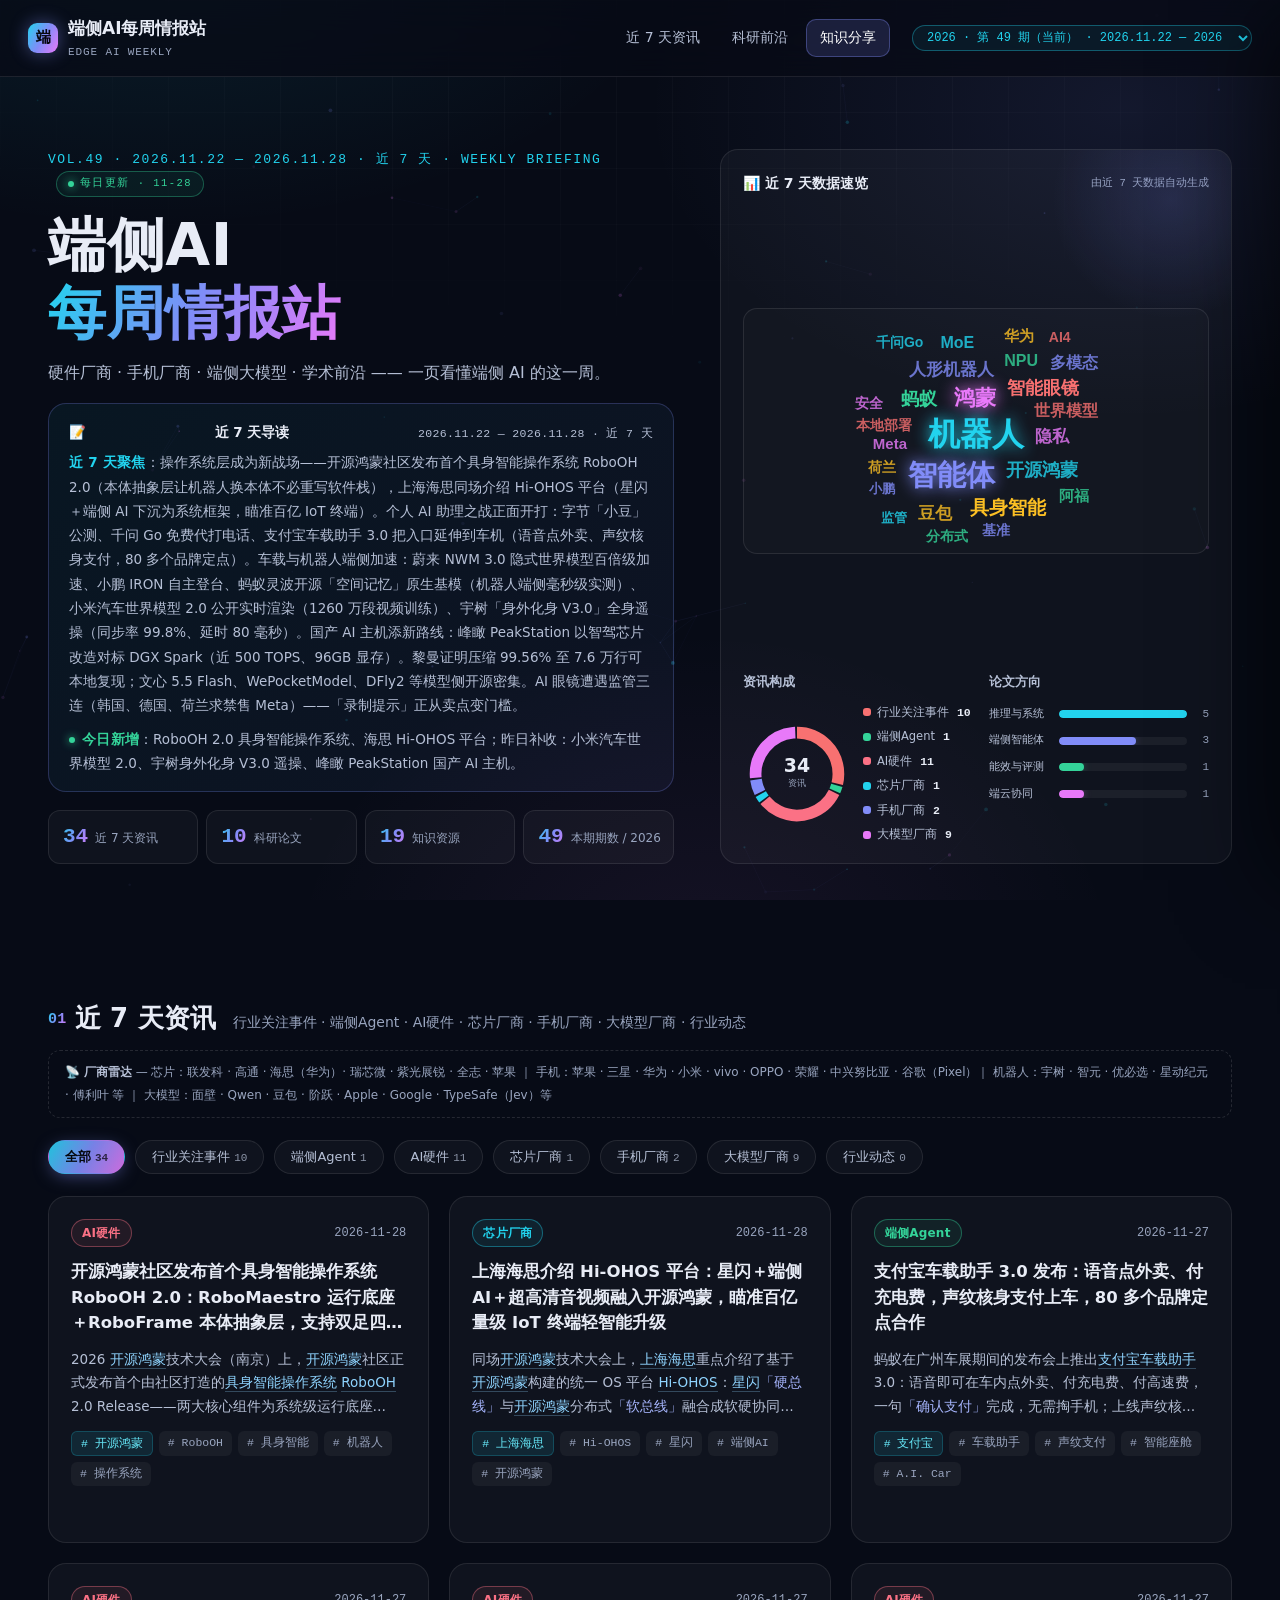
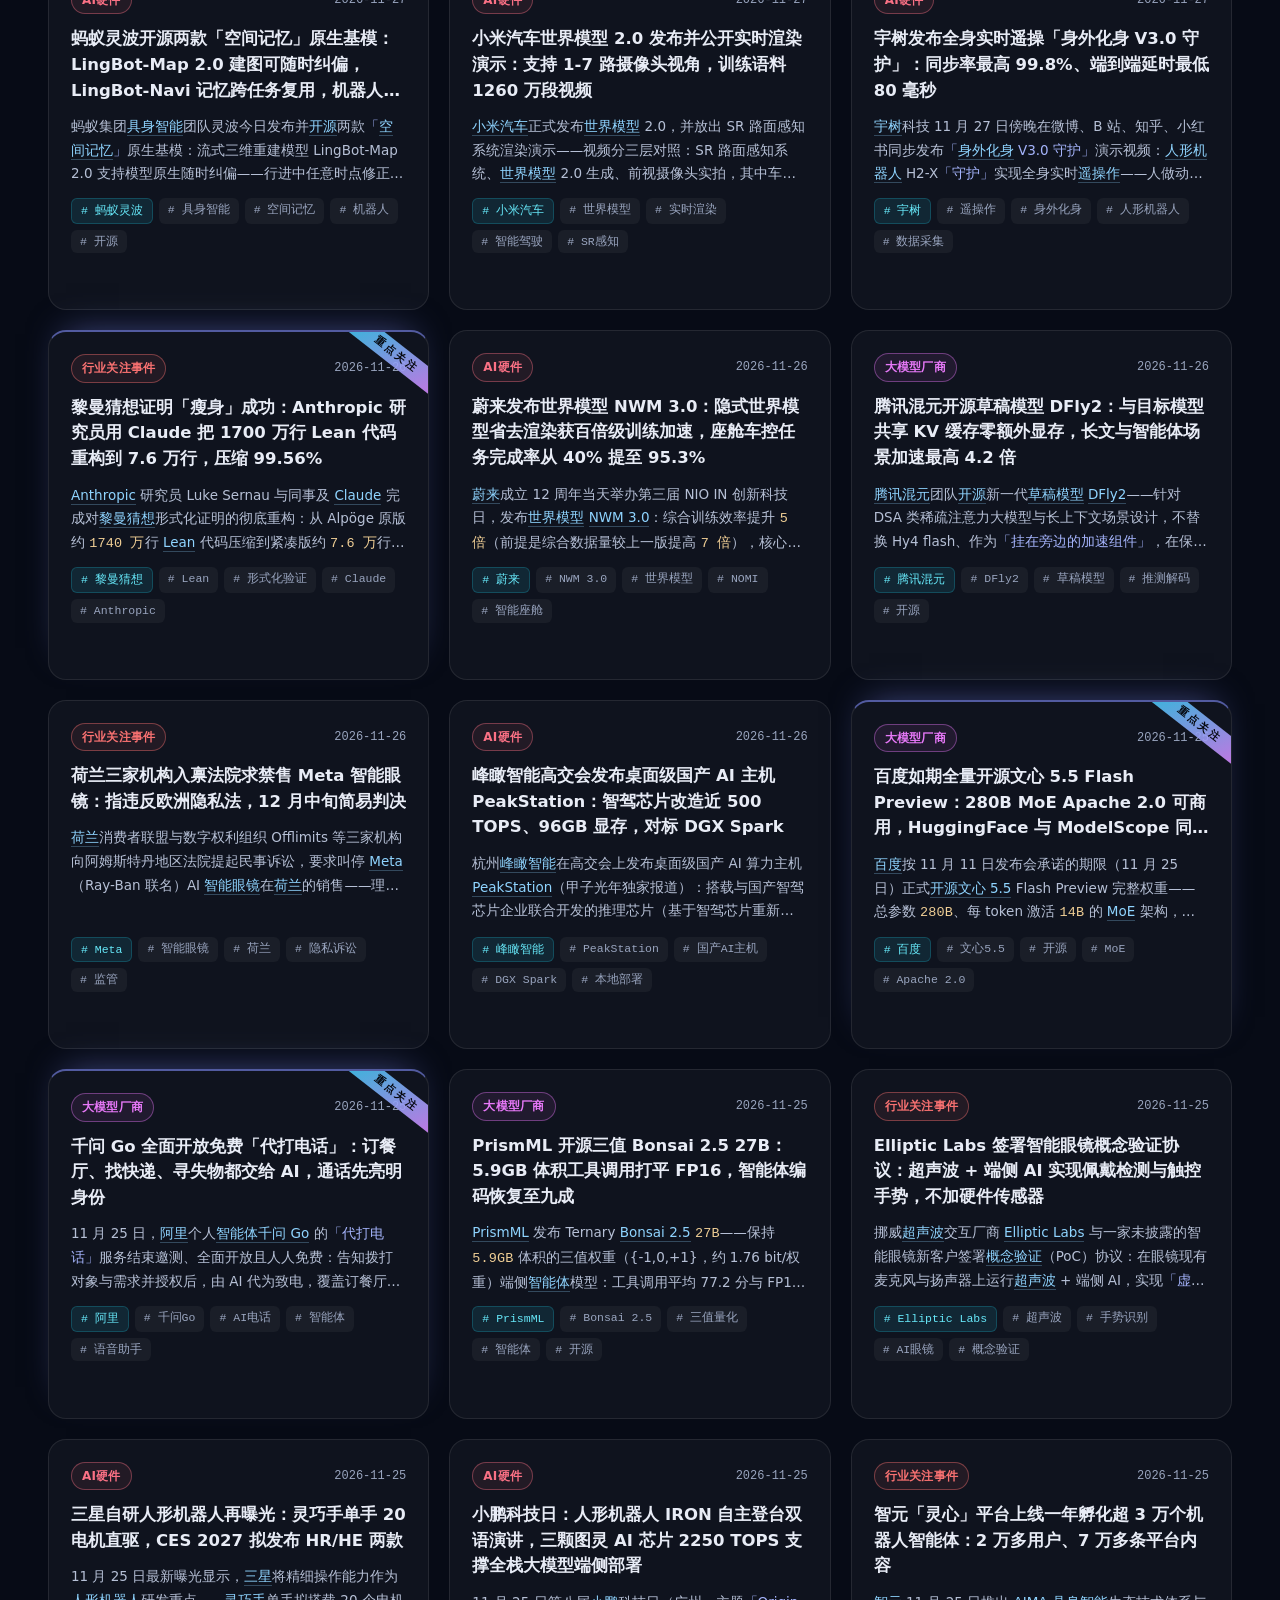
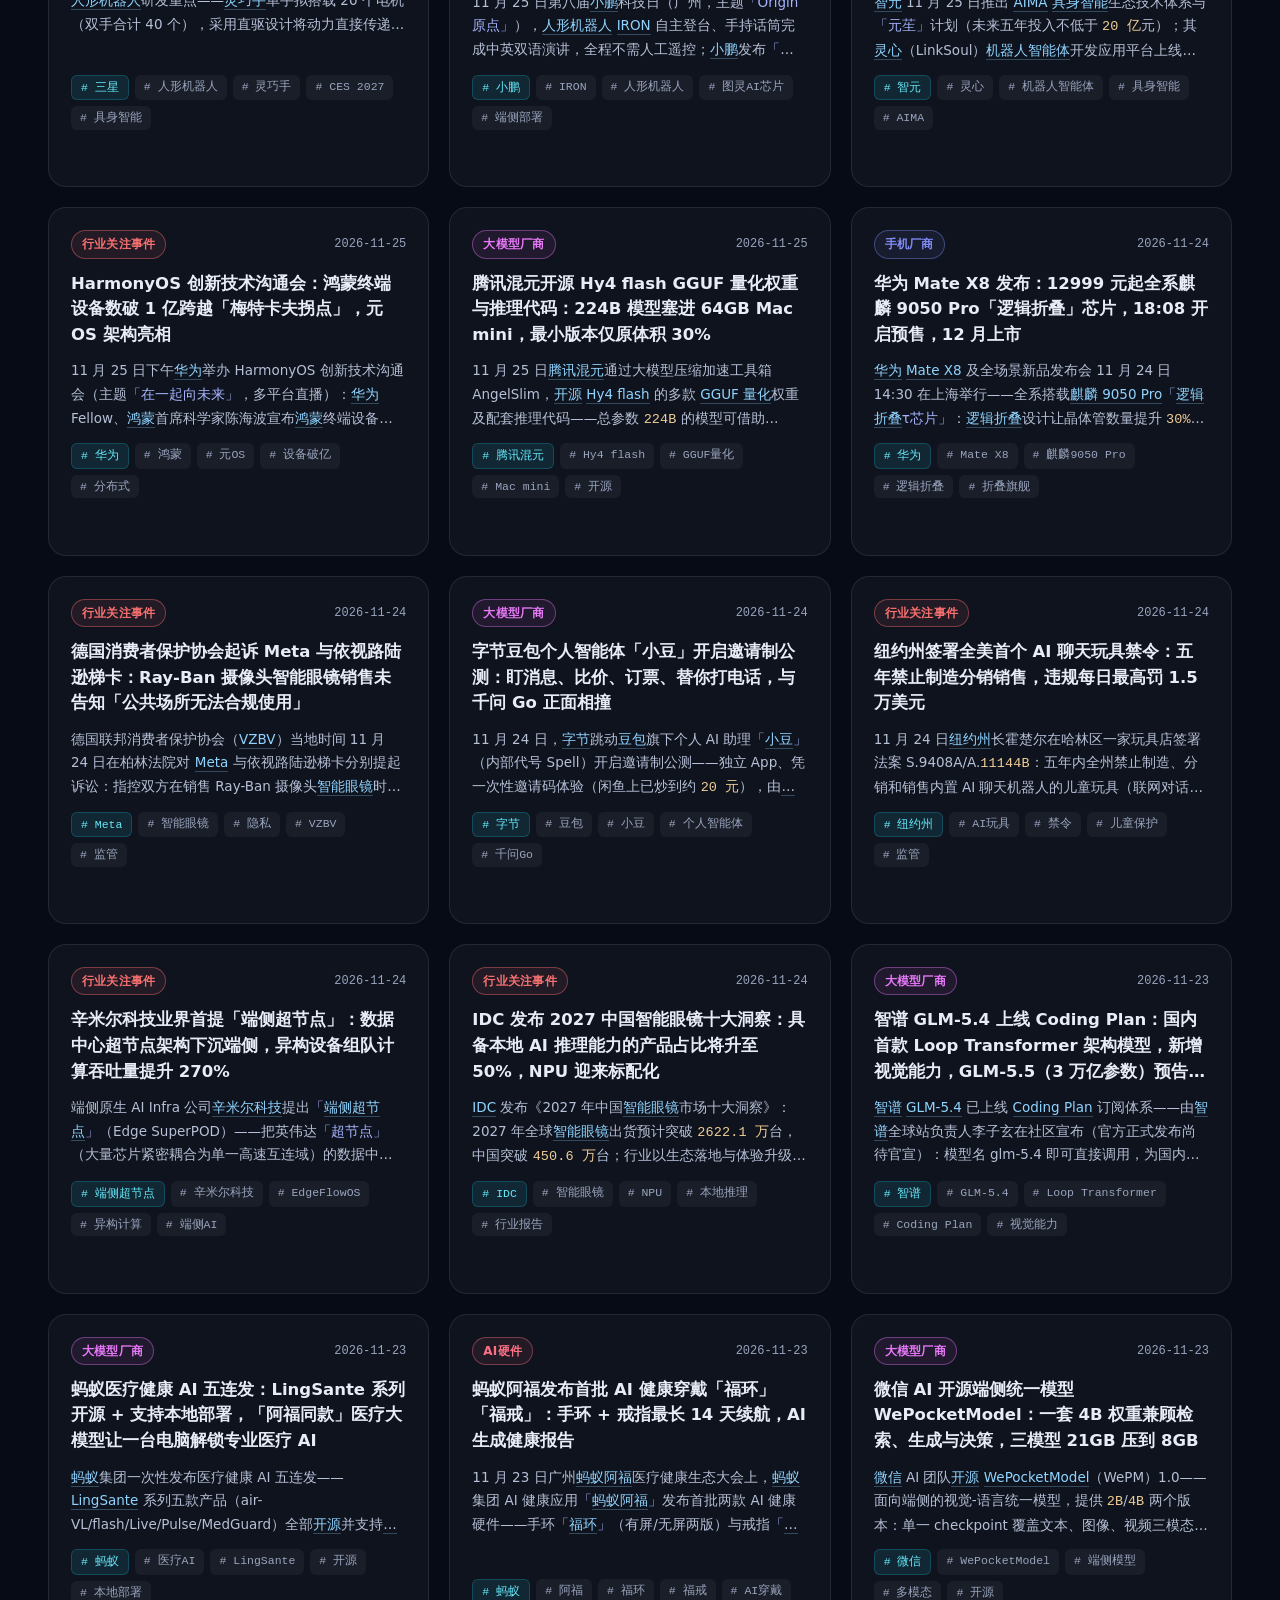
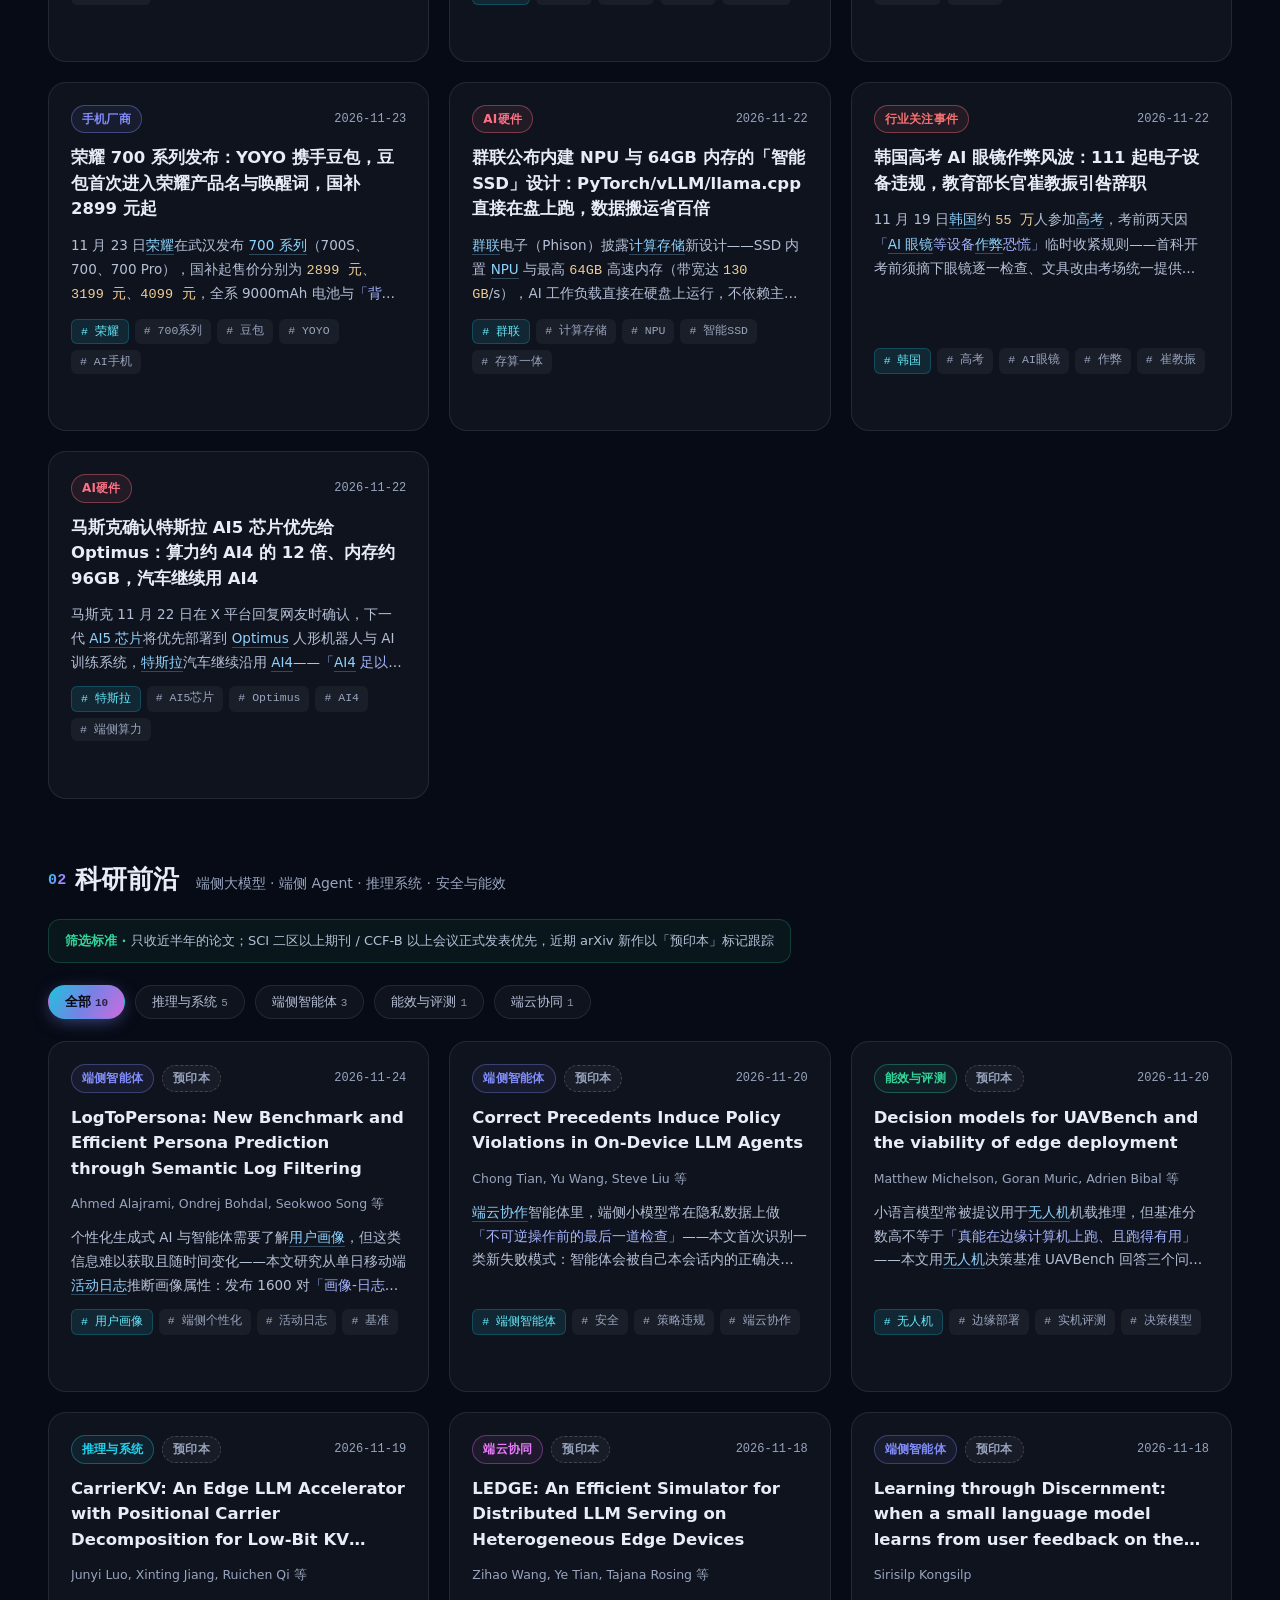
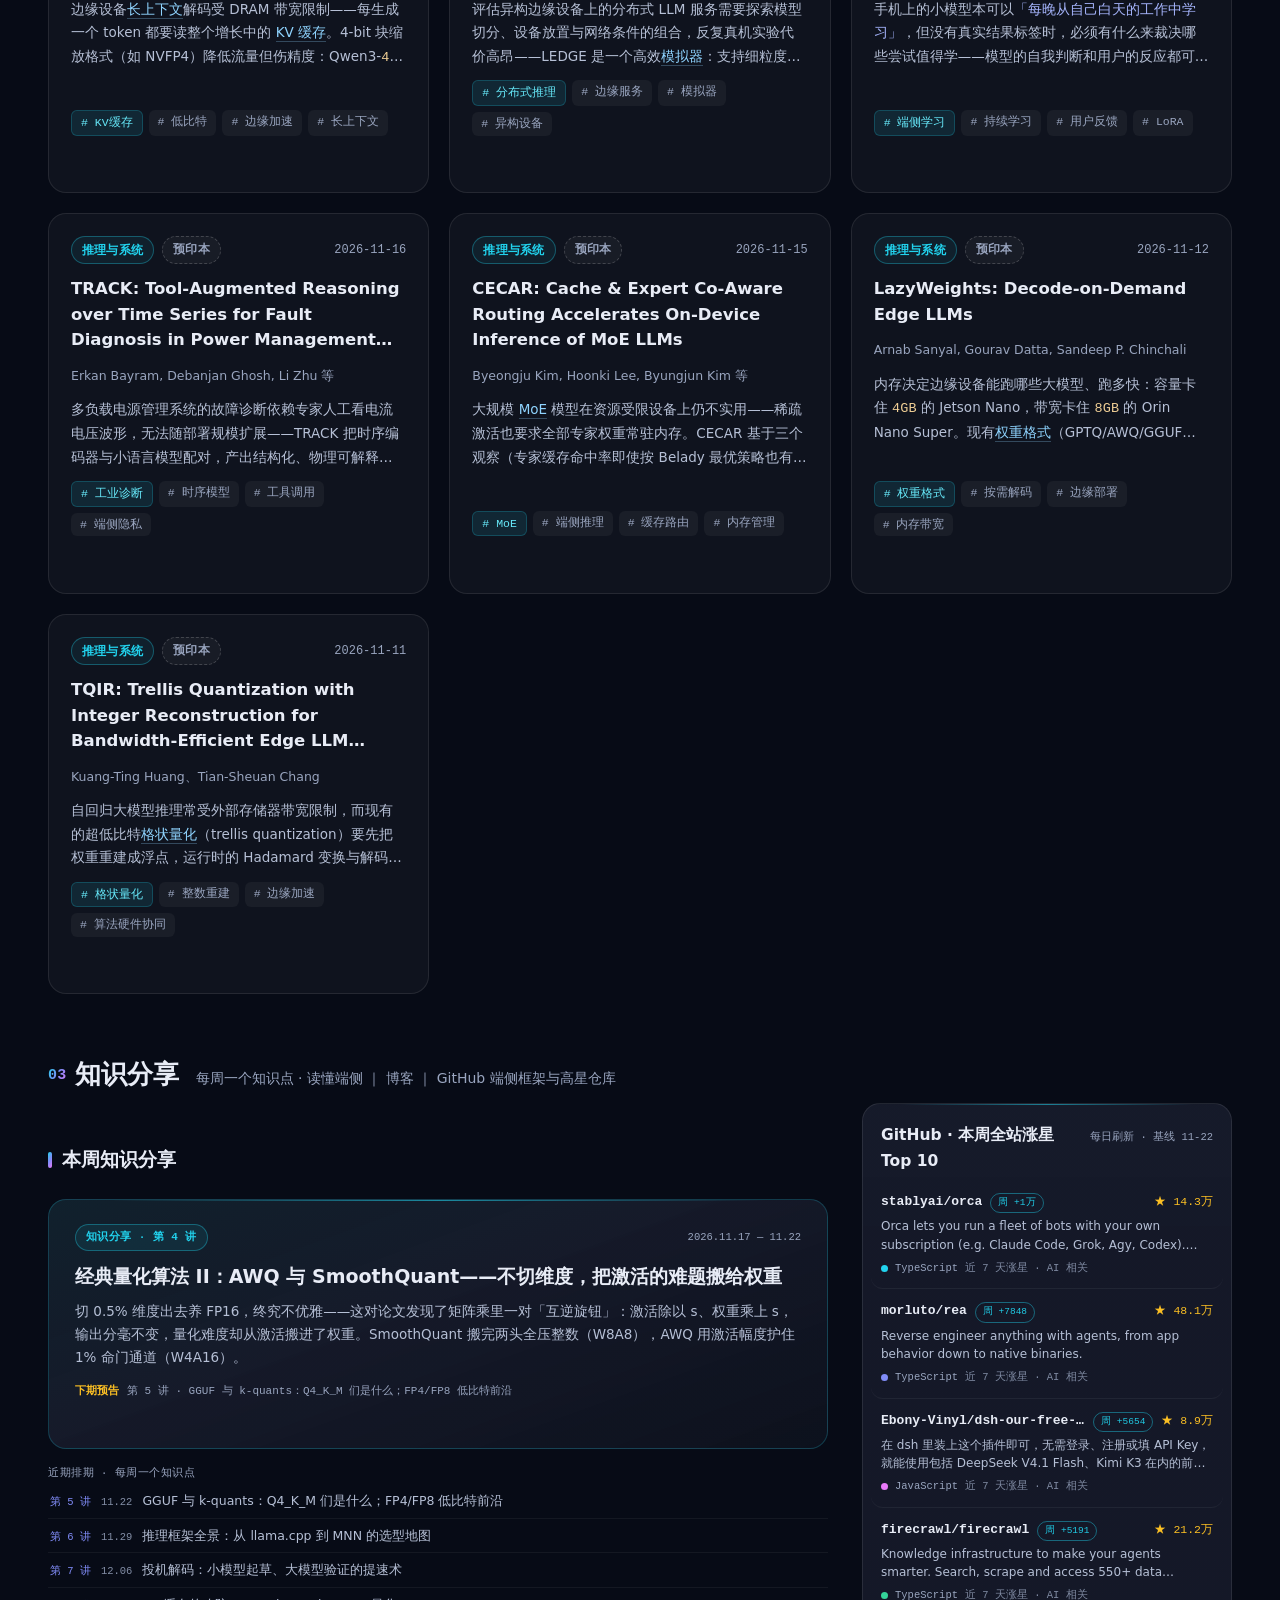
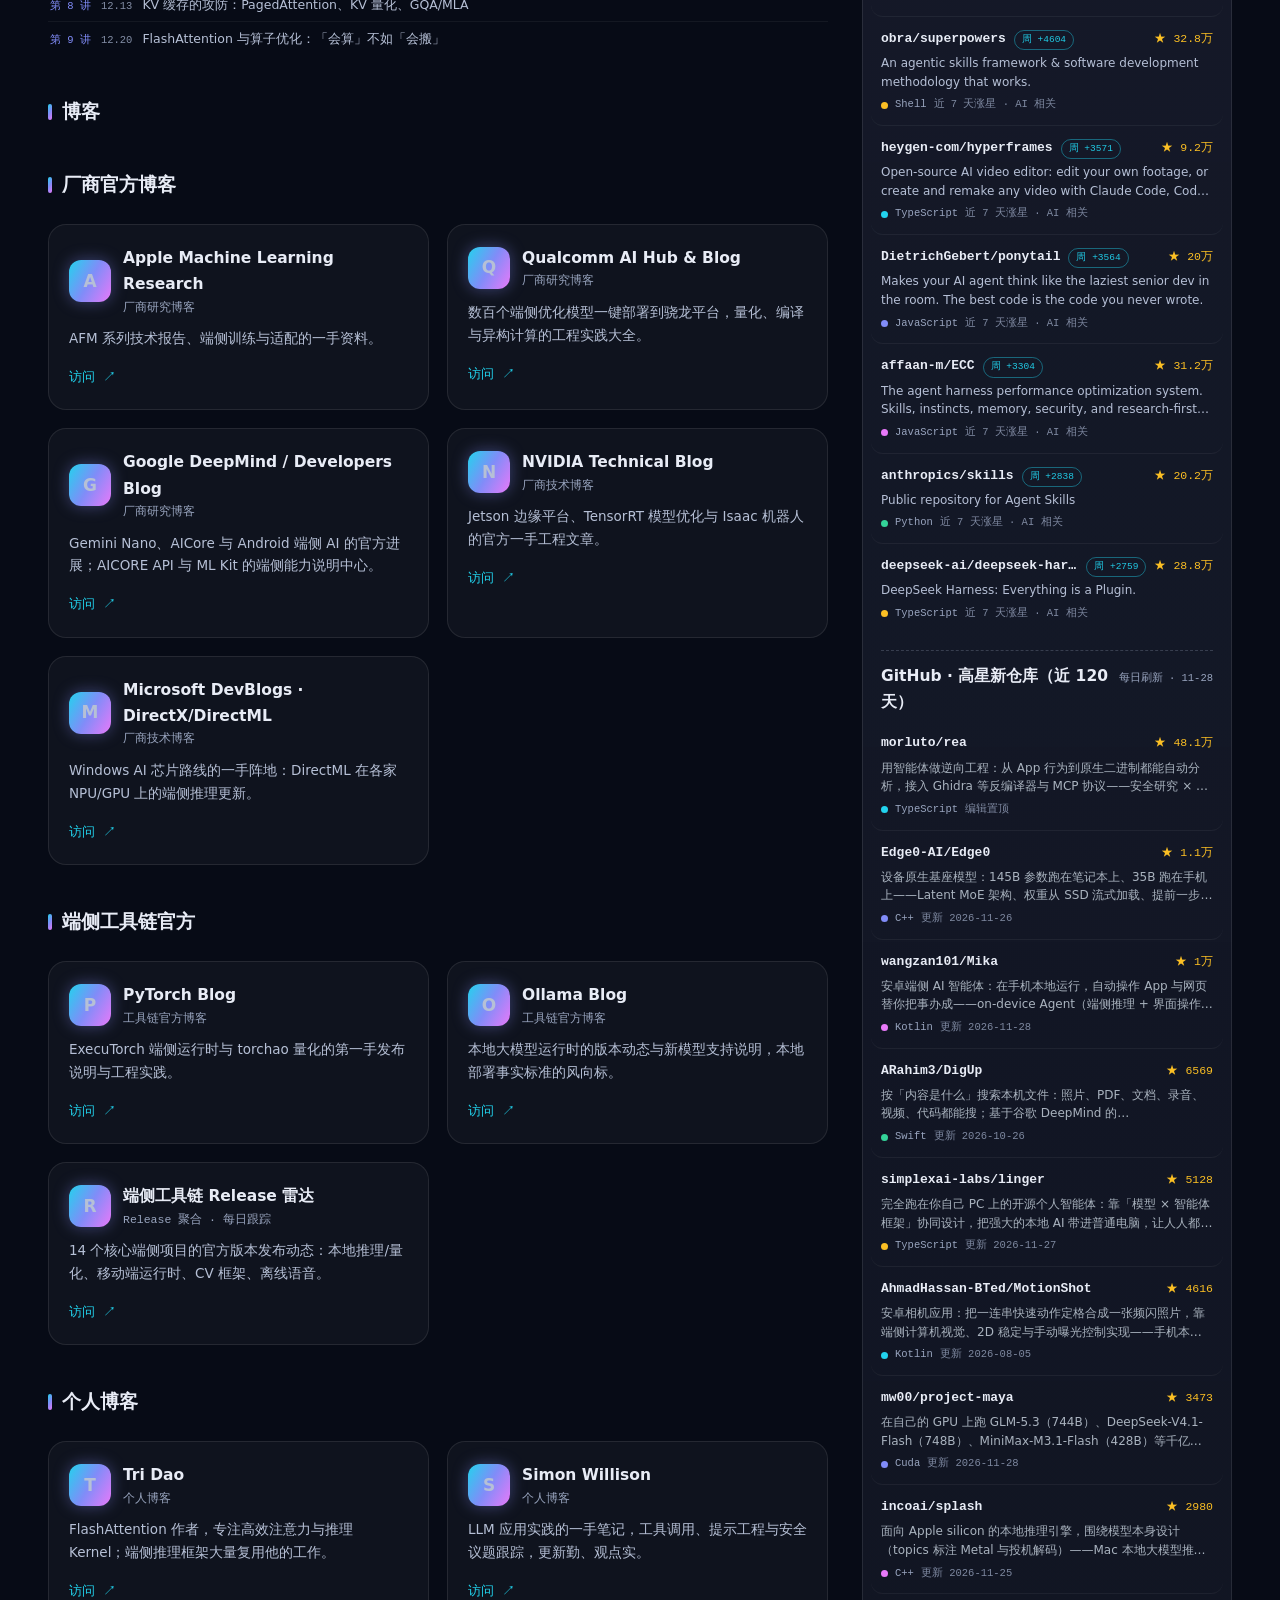
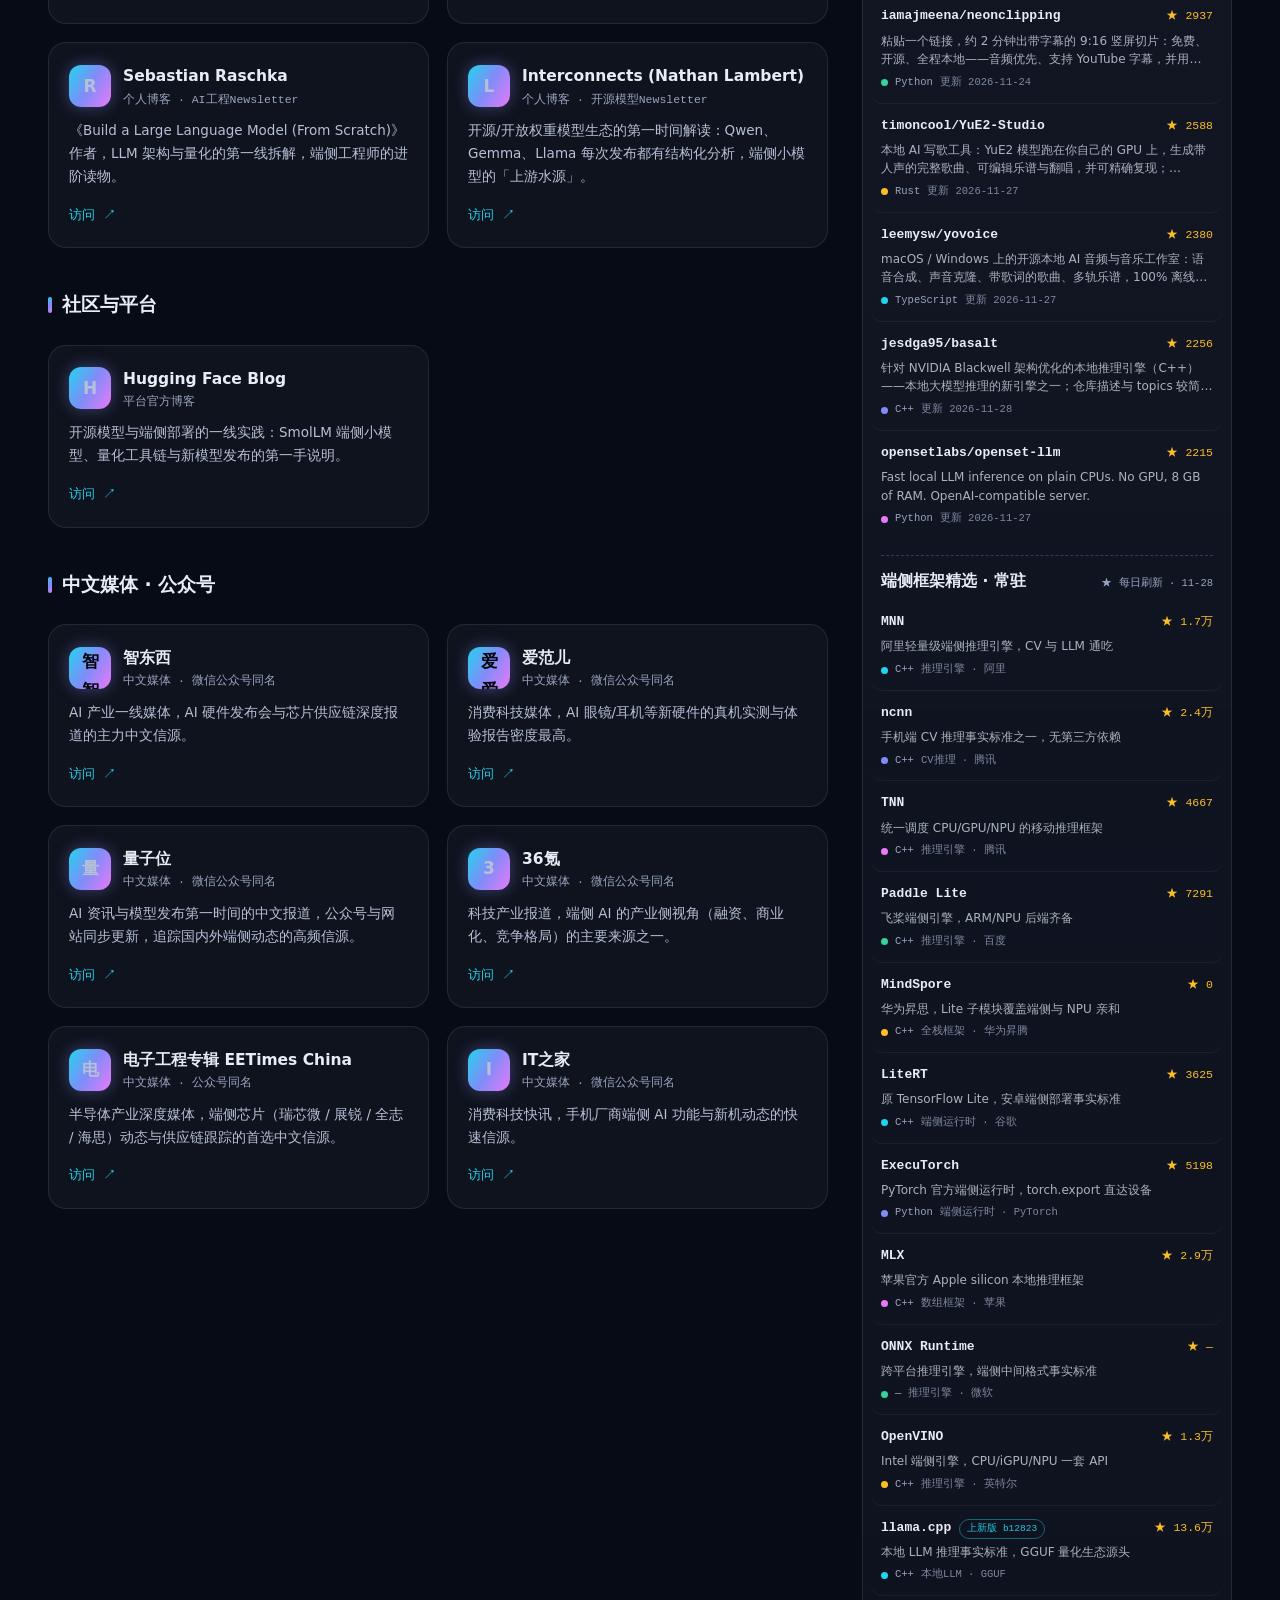
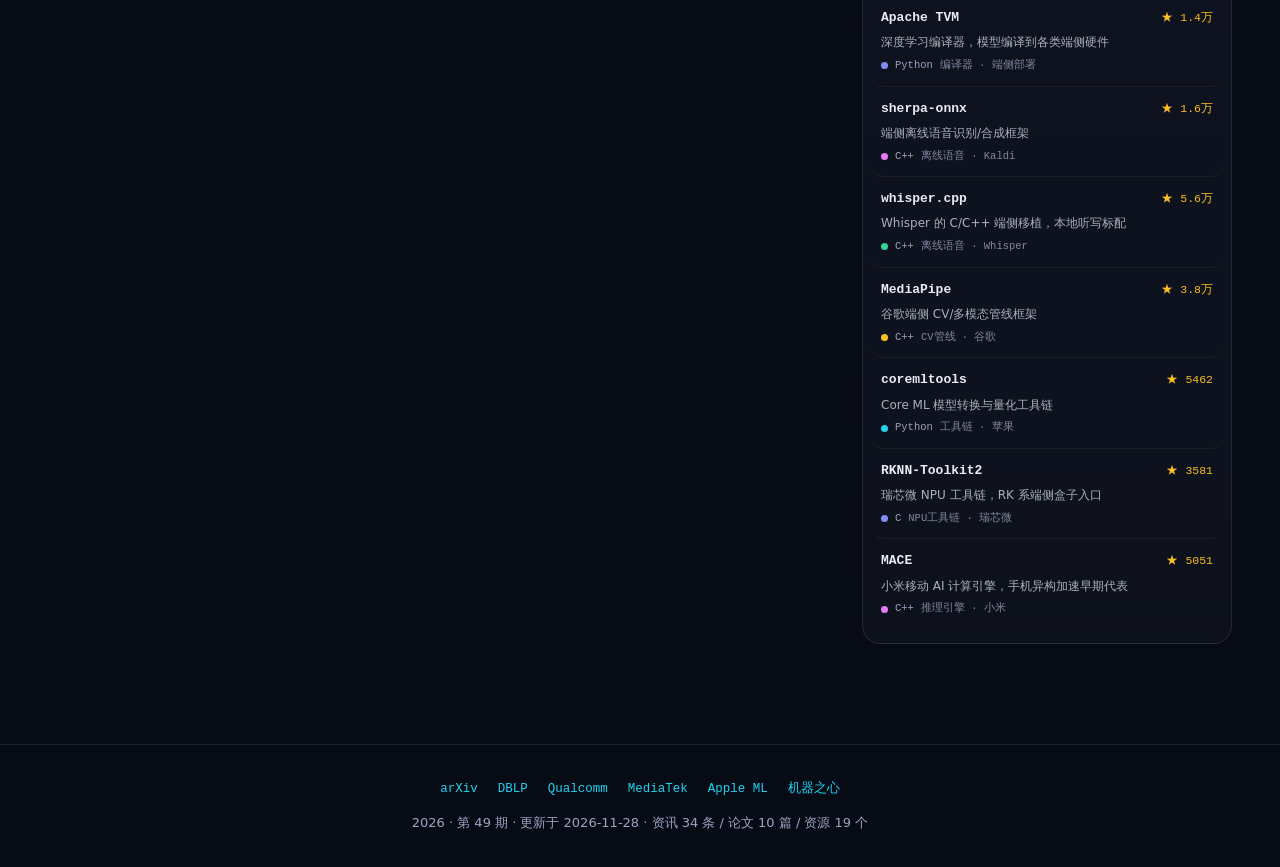
<file: index.html>
<!DOCTYPE html>
<html lang="zh-CN">
<head>
  <meta charset="UTF-8" />
  <meta name="viewport" content="width=device-width, initial-scale=1.0" />
  <title>端侧AI每周情报站 · Edge AI Weekly</title>
  <meta name="description" content="端侧 AI 每周情报：硬件厂商、手机厂商、端侧大模型动态 + 科研论文精选 + 知识分享" />
  <link rel="icon" href="data:image/svg+xml,%3Csvg xmlns='http://www.w3.org/2000/svg' viewBox='0 0 100 100'%3E%3Cdefs%3E%3ClinearGradient id='g' x1='0' y1='0' x2='1' y2='1'%3E%3Cstop offset='0' stop-color='%2322d3ee'/%3E%3Cstop offset='.5' stop-color='%23818cf8'/%3E%3Cstop offset='1' stop-color='%23e879f9'/%3E%3C/linearGradient%3E%3C/defs%3E%3Crect width='100' height='100' rx='24' fill='url(%23g)'/%3E%3Ctext x='50' y='67' font-size='46' text-anchor='middle' fill='%2305070d' font-weight='bold' font-family='sans-serif'%3E%E7%AB%AF%3C/text%3E%3C/svg%3E" />
  <link rel="stylesheet" href="css/style.css?v=80ef7898fc" />
</head>
<body>
  <div class="bg-fx" aria-hidden="true"><canvas id="bg-particles"></canvas></div>

  <!-- ================= 顶部导航 ================= -->
  <header class="site-header">
    <div class="logo">
      <span class="mark">端</span>
      <span>端侧AI每周情报站<span class="en">EDGE AI WEEKLY</span></span>
    </div>
    <nav class="site-nav" id="site-nav">
      <a href="#news" data-sec="news">近 7 天资讯</a>
      <a href="#papers" data-sec="papers">科研前沿</a>
      <a href="#knowledge" data-sec="knowledge">知识分享</a>
    </nav>
    <select id="issue-select" class="issue-select" aria-label="选择期数（含历史期存档）" title="切换历史期数"></select>
  </header>

  <!-- ================= Hero ================= -->
  <section class="hero">
    <div class="hero-grid">
      <div class="hero-left">
        <p class="kicker" id="hero-kicker"></p>
        <h1>端侧AI<br /><em>每周情报站</em></h1>
        <p class="hero-desc">硬件厂商 · 手机厂商 · 端侧大模型 · 学术前沿 —— 一页看懂端侧 AI 的这一周。</p>
        <div class="editors-note" id="editors-note"></div>
        <div class="hero-meta">
          <div class="stat"><b id="stat-news">0</b><span>近 7 天资讯</span></div>
          <div class="stat"><b id="stat-papers">0</b><span>科研论文</span></div>
          <div class="stat"><b id="stat-res">0</b><span>知识资源</span></div>
          <div class="stat"><b id="stat-weeks">—</b><span>本期期数 / 2026</span></div>
        </div>
      </div>
      <div class="hero-right" id="hero-viz"></div>
    </div>
  </section>

  <main>
    <!-- ================= 板块一：本周资讯 ================= -->
    <section id="news" class="board" data-sec="news">
      <div class="board-head">
        <h2><span class="no">01</span>近 7 天资讯</h2>
        <span class="board-sub">行业关注事件 · 端侧Agent · AI硬件 · 芯片厂商 · 手机厂商 · 大模型厂商 · 行业动态</span>
      </div>
      <div class="coverage">📡 <strong>厂商雷达</strong> — 芯片：联发科 · 高通 · 海思（华为）· 瑞芯微 · 紫光展锐 · 全志 · 苹果 ｜ 手机：苹果 · 三星 · 华为 · 小米 · vivo · OPPO · 荣耀 · 中兴努比亚 · 谷歌（Pixel）｜ 机器人：宇树 · 智元 · 优必选 · 星动纪元 · 傅利叶 等 ｜ 大模型：面壁 · Qwen · 豆包 · 阶跃 · Apple · Google · TypeSafe（Jev）等</div>
      <div class="chips" id="news-chips"></div>
      <div class="grid" id="news-grid"></div>
    </section>

    <!-- ================= 板块二：科研前沿 ================= -->
    <section id="papers" class="board" data-sec="papers">
      <div class="board-head">
        <h2><span class="no">02</span>科研前沿</h2>
        <span class="board-sub">端侧大模型 · 端侧 Agent · 推理系统 · 安全与能效</span>
      </div>
      <div class="board-rule">只收近半年的论文；SCI 二区以上期刊 / CCF-B 以上会议正式发表优先，近期 arXiv 新作以「预印本」标记跟踪</div>
      <div class="chips" id="papers-chips"></div>
      <div class="grid" id="papers-grid"></div>
    </section>

    <!-- ================= 板块三：知识分享 ================= -->
    <section id="knowledge" class="board" data-sec="knowledge">
      <div class="board-head">
        <h2><span class="no">03</span>知识分享</h2>
        <span class="board-sub">每周一个知识点 · 读懂端侧 ｜ 博客 ｜ GitHub 端侧框架与高星仓库</span>
      </div>
      <div class="knowledge-split">
        <div class="k-left">
          <h3 class="sub-h" id="kw-head">本周知识分享</h3>
          <div id="k-weekly"></div>
          <h3 class="sub-h">博客</h3>
          <div id="res-zone"></div>
          <div id="k-dynamic"></div>
        </div>
        <aside class="k-right">
          <div class="gh-panel" id="gh-panel"></div>
        </aside>
      </div>
    </section>
  </main>

  <!-- ================= 页脚 ================= -->
  <footer class="site-footer">
    <div class="f-links">
      <a href="https://arxiv.org" target="_blank" rel="noopener">arXiv</a>
      <a href="https://dblp.org" target="_blank" rel="noopener">DBLP</a>
      <a href="https://www.qualcomm.com/news" target="_blank" rel="noopener">Qualcomm</a>
      <a href="https://www.mediatek.com/press-room" target="_blank" rel="noopener">MediaTek</a>
      <a href="https://machinelearning.apple.com" target="_blank" rel="noopener">Apple ML</a>
      <a href="https://www.jiqizhixin.com" target="_blank" rel="noopener">机器之心</a>
    </div>
    <div id="footer-meta"></div>
  </footer>

  <!-- ================= 详情抽屉 ================= -->
  <div class="overlay" id="overlay"></div>
  <aside class="detail-panel" id="detail-panel" aria-label="详情面板">
    <div class="panel-glow"></div>
    <button class="panel-close" id="panel-close" aria-label="关闭">✕</button>
    <div class="panel-body" id="panel-body"></div>
  </aside>

  <script src="js/data.js?v=80ef7898fc" onerror="window.__loadFail=(window.__loadFail||[]).concat(['资讯数据'])"></script>
  <script src="js/archive/manifest.js?v=80ef7898fc" onerror="window.__loadFail=(window.__loadFail||[]).concat(['往期数据'])"></script>
  <script src="js/github_repos.js?v=80ef7898fc" onerror="window.__loadFail=(window.__loadFail||[]).concat(['开源雷达'])"></script>
  <script src="js/blogs.js?v=80ef7898fc" onerror="window.__loadFail=(window.__loadFail||[]).concat(['博客库'])"></script>
  <script src="js/app.js?v=80ef7898fc"></script>
  <script>
    // 模块加载失败提示（2026-11-08）：辅助数据 404/网络失败此前静默回退，
    // 用户无从知道某模块未加载——统一在页面顶部显示可关闭提示条
    (function () {
      window.addEventListener("DOMContentLoaded", function () {
        var fails = window.__loadFail || [];
        if (!fails.length) return;
        var bar = document.createElement("div");
        bar.className = "load-fail-bar";
        bar.style.cssText = "position:sticky;top:0;z-index:999;background:#5c2e2e;color:#f3d9d9;padding:8px 16px;font-size:13px;display:flex;gap:12px;align-items:center;";
        var span = document.createElement("span");
        span.textContent = "部分内容加载失败：" + fails.join("、") + "。刷新重试，或检查网络后访问对应板块。";
        var btn = document.createElement("button");
        btn.textContent = "✕";
        btn.style.cssText = "margin-left:auto;background:none;border:1px solid #a06a6a;color:#f3d9d9;border-radius:4px;padding:2px 8px;cursor:pointer;";
        btn.onclick = function () { bar.remove(); };
        bar.appendChild(span); bar.appendChild(btn);
        (document.body || document.documentElement).prepend(bar);
      });
    })();
  </script>

  <!-- Cloudflare Web Analytics --><script defer src="https://static.cloudflareinsights.com/beacon.min.js" data-cf-beacon='{"token": "d3094157024244cfa6180e35a9a078d3"}'></script>
</body>
</html>
</file>
<file: css/style.css>
/* ============================================================
   端侧AI周报 · Edge AI Weekly — 样式
   暗色主题 / 卡片悬浮光晕 / 右侧详情抽屉
   ============================================================ */

:root {
  --bg: #070b16;
  --bg-soft: #0b1120;
  --panel: rgba(255, 255, 255, 0.035);
  --panel-strong: rgba(255, 255, 255, 0.06);
  --border: rgba(255, 255, 255, 0.09);
  --border-glow: rgba(129, 140, 248, 0.55);
  --text: #e8ecf6;
  --text-dim: #b6c0d6;
  --text-faint: #99a5bf;
  --accent: #22d3ee;
  --accent2: #818cf8;
  --accent3: #e879f9;
  --gold: #fbbf24;
  --green: #34d399;
  --red: #f87171;
  --grad: linear-gradient(120deg, #22d3ee 0%, #818cf8 50%, #e879f9 100%);
  --radius: 18px;
  --font: "PingFang SC", "HarmonyOS Sans SC", "Microsoft YaHei", "Segoe UI", system-ui, -apple-system, sans-serif;
  --mono: "JetBrains Mono", ui-monospace, "Cascadia Code", Consolas, monospace;
}

* { margin: 0; padding: 0; box-sizing: border-box; }

html { scroll-behavior: smooth; scroll-padding-top: 84px; }

body {
  font-family: var(--font);
  background: var(--bg);
  color: var(--text);
  line-height: 1.7;
  overflow-x: hidden;
  -webkit-font-smoothing: antialiased;
}

::selection { background: rgba(129, 140, 248, 0.4); color: #fff; }

::-webkit-scrollbar { width: 10px; height: 10px; }
::-webkit-scrollbar-track { background: var(--bg); }
::-webkit-scrollbar-thumb { background: rgba(255,255,255,0.12); border-radius: 8px; border: 2px solid var(--bg); }
::-webkit-scrollbar-thumb:hover { background: rgba(255,255,255,0.22); }

a { color: var(--accent); text-decoration: none; }
a:hover { text-decoration: underline; }

/* ---------------- 背景氛围层 ---------------- */
.bg-fx {
  position: fixed; inset: 0; z-index: -1; pointer-events: none;
  background:
    radial-gradient(900px 500px at 12% -8%, rgba(34, 211, 238, 0.10), transparent 60%),
    radial-gradient(800px 520px at 88% 12%, rgba(129, 140, 248, 0.10), transparent 60%),
    radial-gradient(700px 600px at 55% 110%, rgba(232, 121, 249, 0.07), transparent 60%),
    var(--bg);
}
#bg-particles { position: absolute; inset: 0; width: 100%; height: 100%; opacity: 0.9; }
.bg-fx::after {
  content: ""; position: absolute; inset: 0;
  background-image:
    linear-gradient(rgba(255,255,255,0.025) 1px, transparent 1px),
    linear-gradient(90deg, rgba(255,255,255,0.025) 1px, transparent 1px);
  background-size: 56px 56px;
  mask-image: radial-gradient(ellipse 90% 55% at 50% 0%, #000 30%, transparent 75%);
}

/* ---------------- 顶部导航 ---------------- */
.site-header {
  position: sticky; top: 0; z-index: 50;
  display: flex; align-items: center; gap: 22px;
  padding: 14px 28px;
  background: rgba(7, 11, 22, 0.72);
  backdrop-filter: blur(18px); -webkit-backdrop-filter: blur(18px);
  border-bottom: 1px solid var(--border);
}
.logo { display: flex; align-items: center; gap: 10px; font-weight: 700; font-size: 17px; white-space: nowrap; }
.logo .mark {
  width: 30px; height: 30px; border-radius: 9px; flex: none;
  background: var(--grad); display: grid; place-items: center;
  color: #05070d; font-size: 15px; font-weight: 800;
  box-shadow: 0 0 18px rgba(129, 140, 248, 0.45);
}
.logo .en { font-size: 11px; font-weight: 500; color: var(--text-faint); font-family: var(--mono); display: block; letter-spacing: 0.08em; }
.site-nav { display: flex; gap: 4px; margin-left: auto; overflow-x: auto; }
.site-nav a {
  color: var(--text-dim); font-size: 14px; padding: 7px 14px; border-radius: 10px;
  white-space: nowrap; transition: all 0.25s; text-decoration: none;
}
.site-nav a:hover { color: var(--text); background: var(--panel-strong); text-decoration: none; }
.site-nav a.active { color: #fff; background: rgba(129, 140, 248, 0.16); box-shadow: inset 0 0 0 1px rgba(129, 140, 248, 0.35); }
.issue-select {
  font-family: var(--mono); font-size: 12px; color: var(--accent);
  border: 1px solid rgba(34, 211, 238, 0.35); border-radius: 999px;
  padding: 4px 10px; background: rgba(34, 211, 238, 0.07);
  cursor: pointer; outline: none; max-width: 340px; white-space: nowrap;
}
.issue-select:hover { border-color: rgba(34, 211, 238, 0.7); }
.issue-select option { background: #0c1424; color: #dbe4f5; }

/* ---------------- Hero ---------------- */
.hero { max-width: 1240px; margin: 0 auto; padding: 72px 28px 44px; }
.kicker {
  font-family: var(--mono); font-size: 13px; letter-spacing: 0.12em;
  color: var(--accent); text-transform: uppercase; margin-bottom: 14px;
}
.roll-badge {
  display: inline-flex; align-items: center; gap: 6px; margin-left: 8px;
  padding: 3px 11px; border-radius: 999px; vertical-align: 1px;
  font-size: 10.5px; letter-spacing: 0.14em; text-transform: none;
  color: #34d399; border: 1px solid rgba(52, 211, 153, 0.35);
  background: rgba(52, 211, 153, 0.07);
}
.roll-badge i {
  width: 6px; height: 6px; border-radius: 50%; background: #34d399;
  box-shadow: 0 0 10px #34d399; animation: rollPulse 2.2s ease-in-out infinite;
}
@keyframes rollPulse { 0%, 100% { opacity: 1; } 50% { opacity: 0.3; } }
.empty-note {
  grid-column: 1 / -1; padding: 34px 20px; text-align: center;
  color: var(--text-faint); font-size: 13px; letter-spacing: 0.02em;
  border: 1px dashed var(--border); border-radius: var(--radius);
}
.hero h1 { font-size: clamp(34px, 5.4vw, 58px); font-weight: 800; line-height: 1.18; letter-spacing: 0.01em; }
.hero h1 em {
  font-style: normal;
  background: var(--grad); -webkit-background-clip: text; background-clip: text; color: transparent;
}
.hero-desc { margin-top: 12px; color: var(--text-dim); font-size: 16px; max-width: 640px; }

.hero-meta { display: flex; flex-wrap: wrap; gap: 8px; margin-top: auto; padding-top: 18px; align-items: stretch; }
.stat {
  display: flex; align-items: baseline; gap: 7px;
  padding: 8px 14px; border-radius: 12px; min-width: 0; flex: 1 1 130px;
  background: var(--panel); border: 1px solid var(--border);
  transition: border-color 0.3s, box-shadow 0.3s;
}
.stat:hover { border-color: var(--border-glow); box-shadow: 0 0 22px -8px rgba(129,140,248,0.4); }
.stat b { font-size: 21px; font-weight: 800; font-family: var(--mono); background: var(--grad); -webkit-background-clip: text; background-clip: text; color: transparent; }
.stat span { font-size: 12px; color: var(--text-faint); white-space: nowrap; }

.editors-note {
  margin-top: 16px; padding: 16px 20px; border-radius: var(--radius);
  background: linear-gradient(135deg, rgba(34,211,238,0.06), rgba(129,140,248,0.06));
  border: 1px solid rgba(129, 140, 248, 0.25);
  font-size: 13.5px; color: var(--text-dim); line-height: 1.8;
}
.editors-note b {
  color: var(--text); display: flex; align-items: baseline; justify-content: space-between;
  gap: 10px; margin-bottom: 6px; font-size: 13.5px;
}
.editors-note b::before { content: "📝 "; }
/* 导读正文引导词：近 7 天聚焦(主题色) / 今日新增(与滚动徽章同源的绿色, 另起一行) */
.editors-note .note-lead { font-weight: 700; color: var(--accent); letter-spacing: 0.02em; }
.editors-note .note-new-line { display: block; height: 0; margin-top: 9px; }
.editors-note .note-lead.note-new { color: #34d399; }
.editors-note .note-lead.note-new::before {
  content: ""; display: inline-block; width: 6px; height: 6px; border-radius: 50%;
  background: #34d399; box-shadow: 0 0 8px #34d399; margin-right: 7px; vertical-align: 1px;
}
.editors-note b i {
  font-style: normal; font-weight: 500; font-family: var(--mono);
  font-size: 11.5px; color: var(--text-dim); letter-spacing: 0.03em; white-space: nowrap;
}

/* ---------------- Hero 可视化面板 ---------------- */
.hero-grid { display: grid; grid-template-columns: minmax(0, 1.1fr) minmax(340px, 0.9fr); gap: 46px; align-items: stretch; }
/* 对齐机制：左右两列等高(顶部 kicker 与底部统计行都对齐)；左列 flex 统计沉底，右列卡片填满列高、
   多余高度由 space-between 均匀分给标题/词云/图表三个块之间的间距——卡片内部不会出现集中空白 */
.hero-left { display: flex; flex-direction: column; }
.hero-right { display: flex; flex-direction: column; }
.hero-right .viz-card { flex: 1; display: flex; flex-direction: column; justify-content: space-between; }

.viz-card {
  padding: 22px 22px 18px; border-radius: var(--radius);
  background: var(--panel); border: 1px solid var(--border);
  position: relative; overflow: hidden;
  transition: border-color 0.3s, box-shadow 0.3s;
}
.viz-card:hover { border-color: rgba(129, 140, 248, 0.4); box-shadow: 0 0 40px -12px rgba(129, 140, 248, 0.35); }
.viz-card::before {
  content: ""; position: absolute; top: -70px; right: -60px; width: 240px; height: 240px; border-radius: 50%;
  background: radial-gradient(circle, rgba(129, 140, 248, 0.15), transparent 70%); pointer-events: none;
}
.viz-title { font-size: 14px; font-weight: 700; margin-bottom: 12px; display: flex; align-items: center; gap: 8px; }
.viz-title::after { content: "由近 7 天数据自动生成"; margin-left: auto; font-size: 10.5px; font-weight: 400; color: var(--text-faint); font-family: var(--mono); }
.viz-cloud-box { border-radius: 14px; background: rgba(255, 255, 255, 0.02); border: 1px solid var(--border); padding: 4px 4px 0; }
.viz-cloud-box canvas { display: block; width: 100%; }
.viz-row { display: grid; grid-template-columns: 1fr 1.15fr; gap: 18px; margin-top: 16px; }
.viz-block h5 { font-size: 12.5px; color: var(--text-dim); font-weight: 600; margin-bottom: 10px; }

.donut-wrap { display: flex; align-items: center; gap: 12px; }
.donut { width: 108px; height: 108px; flex: none; }
.donut circle { transition: stroke-dasharray 0.6s ease; }
.donut-num { fill: var(--text); font-size: 21px; font-weight: 800; }
.donut-label { fill: var(--text-faint); font-size: 9.5px; }
.donut-legend { display: flex; flex-direction: column; gap: 5px; min-width: 0; }
.dg-item { font-size: 11.5px; color: var(--text-dim); display: flex; align-items: center; gap: 6px; white-space: nowrap; }
.dg-item i { width: 8px; height: 8px; border-radius: 3px; flex: none; }
.dg-item b { font-family: var(--mono); color: var(--text); padding-left: 2px; }

.bars { display: flex; flex-direction: column; gap: 8px; padding-top: 2px; }
.bar-row { display: flex; align-items: center; gap: 8px; }
.bar-label { font-size: 11px; color: var(--text-dim); flex: 0 0 62px; white-space: nowrap; }
.bar-track { flex: 1; height: 8px; border-radius: 4px; background: rgba(255, 255, 255, 0.05); overflow: hidden; }
.bar-track i { display: block; height: 100%; border-radius: 4px; box-shadow: 0 0 10px -2px currentColor; }
.bar-val { font-size: 11px; font-family: var(--mono); color: var(--text-faint); flex: 0 0 14px; text-align: right; }

@media (max-width: 1024px) { .hero-grid { grid-template-columns: 1fr; } .viz-card { max-width: 640px; } }
@media (max-width: 520px) { .viz-row { grid-template-columns: 1fr; } }

/* ---------------- 板块通用 ---------------- */
main { max-width: 1240px; margin: 0 auto; padding: 30px 28px 60px; }
.board { margin-top: 58px; }
.board-head { display: flex; align-items: baseline; gap: 16px; flex-wrap: wrap; margin-bottom: 6px; }
.board-head h2 { font-size: 26px; font-weight: 800; letter-spacing: 0.01em; }
.board-head h2 .no {
  font-family: var(--mono); font-size: 15px; font-weight: 600;
  background: var(--grad); -webkit-background-clip: text; background-clip: text; color: transparent;
  margin-right: 8px; vertical-align: 4px;
}
.board-sub { color: var(--text-faint); font-size: 14px; }
.board-rule {
  margin-top: 12px; padding: 10px 16px; font-size: 13px; color: var(--text-dim);
  background: rgba(52, 211, 153, 0.06); border: 1px solid rgba(52, 211, 153, 0.22);
  border-radius: 12px; display: inline-block;
}
.board-rule::before { content: "筛选标准 · "; color: var(--green); font-weight: 700; }

/* 筛选 chips */
.chips { display: flex; flex-wrap: wrap; gap: 10px; margin: 22px 0; }
.chip {
  font-size: 13px; color: var(--text-dim); padding: 7px 16px; border-radius: 999px;
  border: 1px solid var(--border); background: var(--panel); cursor: pointer;
  transition: all 0.25s; user-select: none; font-family: var(--font);
}
.chip:hover { color: var(--text); border-color: rgba(129,140,248,0.4); transform: translateY(-1px); }
.chip.on {
  color: #05070d; border-color: transparent; font-weight: 600;
  background: linear-gradient(120deg, rgba(34,211,238,0.92), rgba(129,140,248,0.92), rgba(232,121,249,0.88));
  box-shadow: 0 4px 18px -4px rgba(129,140,248,0.55);
}
.chip .cnt { font-family: var(--mono); font-size: 11px; opacity: 0.75; margin-left: 4px; }

/* ---------------- 卡片网格（资讯/论文） ---------------- */
.grid { display: grid; grid-template-columns: repeat(auto-fill, minmax(310px, 1fr)); gap: 20px; }

.card {
  position: relative; padding: 22px; border-radius: var(--radius);
  background: var(--panel); border: 1px solid var(--border);
  cursor: pointer; overflow: hidden;
  transition: transform 0.35s cubic-bezier(0.22, 1, 0.36, 1), border-color 0.35s, box-shadow 0.35s, background 0.35s;
  display: flex; flex-direction: column; gap: 12px;
}
/* 鼠标跟随光晕 */
.card::before {
  content: ""; position: absolute; inset: 0; border-radius: inherit; pointer-events: none;
  background: radial-gradient(480px circle at var(--mx, 50%) var(--my, 50%), rgba(129, 140, 248, 0.13), transparent 42%);
  opacity: 0; transition: opacity 0.35s;
}
.card:hover::before { opacity: 1; }
.card:hover {
  transform: translateY(-7px);
  border-color: var(--border-glow);
  background: var(--panel-strong);
  box-shadow:
    0 26px 50px -18px rgba(0, 0, 0, 0.65),
    0 0 42px -8px rgba(129, 140, 248, 0.38);
}

.card-top { display: flex; align-items: center; gap: 8px; flex-wrap: wrap; }
.src-badge {
  font-size: 12px; font-weight: 600; padding: 3px 10px; border-radius: 999px;
  border: 1px solid; letter-spacing: 0.02em; white-space: nowrap;
}
.src-芯片厂商 { color: var(--accent); border-color: rgba(34,211,238,0.4); background: rgba(34,211,238,0.08); }
.src-手机厂商 { color: var(--accent2); border-color: rgba(129,140,248,0.4); background: rgba(129,140,248,0.08); }
.src-大模型厂商 { color: var(--accent3); border-color: rgba(232,121,249,0.4); background: rgba(232,121,249,0.08); }
.src-端侧Agent { color: #34d399; border-color: rgba(52, 211, 153, 0.4); background: rgba(52, 211, 153, 0.08); }
.src-AI硬件 { color: #fb7185; border-color: rgba(251, 113, 133, 0.4); background: rgba(251, 113, 133, 0.08); }
.src-行业动态 { color: var(--gold); border-color: rgba(251,191,36,0.4); background: rgba(251,191,36,0.07); }
.src-行业关注事件 { color: #f87171; border-color: rgba(248,113,113,0.42); background: rgba(248,113,113,0.08); }

.coverage {
  margin: 10px 0 0; font-size: 12px; line-height: 1.9; color: var(--text-faint);
  padding: 10px 16px; border: 1px dashed rgba(255, 255, 255, 0.12); border-radius: 12px;
}
.coverage strong { color: var(--text-dim); font-weight: 600; }

.fig-cap {
  font-size: 11px; color: var(--text-faint); padding: 6px 12px 7px;
  border-top: 1px solid var(--border); font-family: var(--mono); letter-spacing: 0.02em;
}

.card-date { margin-left: auto; font-family: var(--mono); font-size: 12px; color: var(--text-faint); white-space: nowrap; }

.card h3 { font-size: 16.5px; font-weight: 700; line-height: 1.55; display: -webkit-box; -webkit-line-clamp: 3; -webkit-box-orient: vertical; overflow: hidden; overflow-wrap: anywhere; }
.card-en-title { font-size: 15px; line-height: 1.6; }

.card-sum {
  font-size: 13.5px; color: var(--text-dim); line-height: 1.75;
  display: -webkit-box; -webkit-line-clamp: 3; -webkit-box-orient: vertical; overflow: hidden;
}
.card-tags { display: flex; flex-wrap: wrap; gap: 6px; margin-top: auto; }
.tag {
  font-size: 11.5px; font-family: var(--mono); color: var(--text-faint);
  padding: 2px 9px; border-radius: 6px; background: rgba(255,255,255,0.045);
}

/* 论文卡附加行 */
.paper-authors { font-size: 12.5px; color: var(--text-faint); overflow: hidden; text-overflow: ellipsis; white-space: nowrap; }
.venue-badge {
  font-size: 11.5px; font-weight: 700; padding: 3px 10px; border-radius: 999px; white-space: nowrap;
  font-family: var(--mono); letter-spacing: 0.02em;
}
.venue-ccfa { color: #fde68a; background: rgba(251,191,36,0.12); border: 1px solid rgba(251,191,36,0.5); box-shadow: 0 0 14px -4px rgba(251,191,36,0.5); }
.venue-top { color: #a5f3fc; background: rgba(34,211,238,0.1); border: 1px solid rgba(34,211,238,0.45); box-shadow: 0 0 14px -4px rgba(34,211,238,0.4); }
.venue-pre { color: var(--text-faint); background: rgba(255,255,255,0.04); border: 1px dashed rgba(255,255,255,0.18); }

/* 高亮卡（重点关注）：顶部渐变描边 */
.card.highlight::after {
  content: "重点关注"; position: absolute; top: 12px; right: -34px; transform: rotate(38deg);
  font-size: 10.5px; padding: 2px 40px; letter-spacing: 0.2em;
  background: linear-gradient(120deg, rgba(34,211,238,0.9), rgba(232,121,249,0.9)); color: #05070d; font-weight: 700;
}
/* 用渐变条代替 border-image（兼容性更好） */
.card.highlight { border-image: none; border-top: 2px solid rgba(129,140,248,0.6); box-shadow: 0 -14px 34px -18px rgba(129,140,248,0.5); }

.read-hint {
  font-size: 12px; color: var(--accent); opacity: 0; transform: translateX(-6px);
  transition: all 0.3s; margin-top: 2px;
}
.card:hover .read-hint { opacity: 1; transform: none; }
.read-hint::after { content: " →"; }

/* ---------------- 知识分享 ---------------- */
.sub-h { margin: 40px 0 24px; font-size: 19px; font-weight: 700; }
.sub-h::before { content: ""; display: inline-block; width: 4px; height: 16px; border-radius: 2px; background: var(--grad); margin-right: 10px; vertical-align: -2px; }

.timeline { position: relative; margin: 10px 0 12px; padding-left: 26px; }
.timeline::before {
  content: ""; position: absolute; left: 7px; top: 6px; bottom: 6px; width: 2px;
  background: linear-gradient(180deg, #22d3ee, #818cf8 55%, #e879f9);
  box-shadow: 0 0 16px rgba(129,140,248,0.6);
}
.tl-item { position: relative; padding: 0 0 30px 20px; }
.tl-item::before {
  content: ""; position: absolute; left: -26px; top: 7px; width: 12px; height: 12px; border-radius: 50%;
  background: var(--bg); border: 2.5px solid var(--accent2);
  box-shadow: 0 0 14px rgba(129,140,248,0.8);
}
.tl-item:hover::before { background: var(--accent2); }
.tl-year { font-family: var(--mono); font-size: 13px; color: var(--accent); letter-spacing: 0.05em; }
.tl-item h4 { font-size: 16.5px; margin: 4px 0 6px; }
.tl-item p { font-size: 13.5px; color: var(--text-dim); max-width: 760px; }

.res-grid { display: grid; grid-template-columns: repeat(auto-fill, minmax(280px, 1fr)); gap: 18px; }

/* ---------------- 板块三：双栏（知识分享 | GitHub 高星仓库） ---------------- */
.knowledge-split {
  display: grid; grid-template-columns: minmax(0, 1fr) 370px;
  gap: 34px; align-items: start; margin-top: 6px;
}
.k-right { position: sticky; top: 88px; }

/* 概念速查：词条式排版（细分割线，非卡片堆） */
.concept-grid { display: grid; grid-template-columns: repeat(auto-fill, minmax(300px, 1fr)); column-gap: 30px; }
.concept {
  padding: 13px 2px 14px; border-bottom: 1px solid rgba(255, 255, 255, 0.07);
  display: flex; flex-direction: column; gap: 5px;
  transition: border-color 0.25s, background 0.25s;
}
.concept:hover { border-color: rgba(34, 211, 238, 0.35); }
.c-term { font-family: var(--mono); font-size: 13px; font-weight: 700; color: var(--accent); letter-spacing: 0.02em; }
.concept p { font-size: 13px; color: var(--text-dim); line-height: 1.66; }

/* 本周知识分享：每周一讲（卡片 + 近期排期） */
.kw-card {
  padding: 24px 26px 20px; border-radius: var(--radius);
  border: 1px solid rgba(34, 211, 238, 0.22);
  background: linear-gradient(160deg, rgba(34, 211, 238, 0.075), rgba(129, 140, 248, 0.05) 45%, rgba(10, 15, 28, 0.45)), var(--panel);
  position: relative; overflow: hidden; cursor: pointer;
  transition: transform 0.3s cubic-bezier(0.22,1,0.36,1), border-color 0.3s, box-shadow 0.3s;
}
.kw-card::before {
  content: ""; position: absolute; top: 0; left: 8%; right: 8%; height: 1px;
  background: linear-gradient(90deg, transparent, rgba(34, 211, 238, 0.6), transparent);
}
.kw-card:hover {
  transform: translateY(-4px);
  border-color: rgba(34, 211, 238, 0.5);
  box-shadow: 0 18px 46px -18px rgba(34, 211, 238, 0.28);
}
.kw-card:focus-visible { outline: 1px solid rgba(34, 211, 238, 0.6); outline-offset: 3px; }
/* 栏目预告态（weekly 为空、已排期）：可点击查看完整排期 */
.kw-plan-wk { flex: none; font-family: var(--mono); font-size: 10.5px; color: var(--text-faint); opacity: 0.85; }
.kw-ref-nol { cursor: default; color: var(--text-dim); }
.kw-ref-nol:hover { border-color: rgba(255, 255, 255, 0.08); color: var(--text-dim); transform: none; }
.kw-top { display: flex; align-items: baseline; justify-content: space-between; gap: 12px; margin-bottom: 12px; }
.kw-no {
  font-family: var(--mono); font-size: 11px; font-weight: 700; letter-spacing: 0.04em;
  color: var(--accent); border: 1px solid rgba(34, 211, 238, 0.35);
  background: rgba(34, 211, 238, 0.08); border-radius: 999px; padding: 3px 10px;
}
.kw-week { font-family: var(--mono); font-size: 10.5px; color: var(--text-faint); white-space: nowrap; }
.kw-card h4 { font-size: 19px; line-height: 1.45; margin-bottom: 10px; }
.kw-hook { font-size: 13.5px; color: var(--text-dim); line-height: 1.7; margin-bottom: 14px; }
.kw-next { font-family: var(--mono); font-size: 11px; color: var(--text-faint); line-height: 1.6; }
.kw-next b { color: var(--gold); font-weight: 600; margin-right: 8px; }
.kw-plan { margin: 16px 0 4px; }
.kw-plan-h {
  font-family: var(--mono); font-size: 10.5px; color: var(--text-faint);
  letter-spacing: 0.05em; margin-bottom: 2px;
}
.kw-plan-item {
  display: flex; align-items: baseline; gap: 10px;
  padding: 7px 2px; border-bottom: 1px solid rgba(255, 255, 255, 0.055);
  font-size: 12.5px; color: var(--text-dim); line-height: 1.55;
}
.kw-plan-item:last-child { border-bottom: none; }
.kw-plan-no { flex: none; font-family: var(--mono); font-size: 10.5px; color: var(--accent2); }
/* 详情面板：知识分享插图（lesson 文件的 figures，[figN] 占位渲染） */
.kw-fig { margin: 18px 0; }
.kw-fig img {
  width: 100%; display: block; border-radius: 12px;
  border: 1px solid rgba(255, 255, 255, 0.1);
  background: #0c1424;
}
.kw-fig figcaption {
  margin-top: 8px; font-size: 12px; color: var(--text-faint);
  line-height: 1.6; text-align: center;
}

/* 详情面板：延伸阅读与下期预告 */
.kw-refs { display: flex; flex-direction: column; gap: 6px; margin-bottom: 16px; }
.kw-ref {
  display: block; padding: 9px 12px; border-radius: 10px; text-decoration: none;
  border: 1px solid rgba(255, 255, 255, 0.08); background: var(--panel);
  font-size: 12.5px; color: var(--text-dim); line-height: 1.55;
  transition: border-color 0.22s, color 0.22s, transform 0.22s;
}
.kw-ref:hover { border-color: rgba(34, 211, 238, 0.45); color: var(--text); transform: translateX(3px); }
.kw-next-panel {
  margin-top: 4px; padding: 12px 14px; border-radius: 12px;
  border: 1px dashed rgba(251, 191, 36, 0.3); background: rgba(251, 191, 36, 0.05);
  font-size: 12.5px; color: var(--text-dim); line-height: 1.6;
}
.kw-next-panel b { color: var(--gold); font-weight: 600; margin-right: 8px; }

/* GitHub 高星仓库面板 */
.gh-panel {
  border: 1px solid var(--border); border-radius: var(--radius);
  background: linear-gradient(180deg, rgba(129, 140, 248, 0.05), rgba(10, 15, 28, 0.4)), var(--panel);
  padding: 18px 18px 14px; overflow: hidden; position: relative;
}
.gh-panel::before {
  content: ""; position: absolute; top: 0; left: 10%; right: 10%; height: 1px;
  background: linear-gradient(90deg, transparent, rgba(34, 211, 238, 0.55), transparent);
}
.gh-head { display: flex; align-items: baseline; justify-content: space-between; gap: 10px; margin-bottom: 6px; }
.gh-head h4 { font-size: 15.5px; }
.gh-updated { font-family: var(--mono); font-size: 10.5px; color: var(--text-faint); white-space: nowrap; }
.gh-list { display: flex; flex-direction: column; }
.gh-repo {
  display: block; padding: 11px 10px; margin: 0 -10px; border-radius: 12px;
  text-decoration: none; border-bottom: 1px solid rgba(255, 255, 255, 0.055);
  transition: background 0.22s, transform 0.22s;
}
.gh-repo:last-child { border-bottom: none; }
.gh-repo:hover { background: rgba(129, 140, 248, 0.08); transform: translateX(3px); text-decoration: none; }
.gh-name { display: flex; align-items: baseline; gap: 8px; min-width: 0; }
.gh-name b {
  font-family: var(--mono); font-size: 13px; font-weight: 600; color: var(--text);
  min-width: 0; flex: 0 1 auto;
  overflow: hidden; text-overflow: ellipsis; white-space: nowrap;
}
.gh-count { margin-left: auto; flex: none; font-family: var(--mono); font-size: 11.5px; color: #fbbf24; }
.gh-new {
  flex: none; font-family: var(--mono); font-style: normal; font-size: 9.5px; color: #22d3ee;
  border: 1px solid rgba(34, 211, 238, 0.45); border-radius: 999px; padding: 1px 7px;
  white-space: nowrap; opacity: 0.95;
}
.gh-repo p {
  font-size: 12px; color: var(--text-dim); line-height: 1.55; margin: 4px 0 5px;
  display: -webkit-box; -webkit-line-clamp: 2; -webkit-box-orient: vertical; overflow: hidden;
}
.gh-meta { display: flex; align-items: center; gap: 7px; font-family: var(--mono); font-size: 10.5px; color: var(--text-faint); }
.gh-meta i { width: 7px; height: 7px; border-radius: 50%; display: inline-block; }
.gh-meta span { opacity: 0.8; }

/* ---------------- 富文本强调（摘要/导读可读性） ---------------- */
.rp-b { color: var(--text); font-weight: 700; }
.rp-mark {
  color: #7dd3fc;
  background: linear-gradient(transparent 72%, rgba(34, 211, 238, 0.25) 72%);
  padding: 0 1px; border-radius: 2px;
}
.rp-q { color: #a5b4fc; }
.res-card {
  padding: 20px; border-radius: var(--radius); background: var(--panel); border: 1px solid var(--border);
  transition: transform 0.3s cubic-bezier(0.22,1,0.36,1), border-color 0.3s, box-shadow 0.3s;
  position: relative; overflow: hidden; cursor: pointer;
}
.res-card::before {
  content: ""; position: absolute; inset: 0; pointer-events: none;
  background: radial-gradient(420px circle at var(--mx,50%) var(--my,50%), rgba(34,211,238,0.10), transparent 40%);
  opacity: 0; transition: opacity 0.3s;
}
.res-card:hover::before { opacity: 1; }
.res-card:hover {
  transform: translateY(-5px);
  border-color: rgba(34, 211, 238, 0.5);
  box-shadow: 0 22px 44px -16px rgba(0,0,0,0.6), 0 0 34px -8px rgba(34,211,238,0.3);
}
.res-head { display: flex; align-items: center; gap: 12px; margin-bottom: 10px; }
.res-head > div { min-width: 0; }
.res-head h4 { font-size: 15.5px; overflow-wrap: anywhere; }

/* logo 头像: 图片加载失败自动露出 ::before 字母 */
.res-logo { position: relative; background: #0d1526; display: grid; place-items: center; overflow: hidden; }
.res-logo::before { content: attr(data-letter); font-weight: 800; color: var(--text-dim); font-size: 17px; }
.res-logo.noimg { background: var(--grad); }
.res-logo.noimg::before { color: #05070d; }
.res-logo img, .panel-logo img {
  position: absolute; inset: 3px; width: calc(100% - 6px); height: calc(100% - 6px);
  object-fit: contain; background: #fff; border-radius: 8px; padding: 2px;
}
.panel-logo img { position: absolute; inset: 5px; width: calc(100% - 10px); height: calc(100% - 10px); object-fit: contain; border-radius: 10px; }

/* 博客详情面板: 头部 + 文章列表 + 分页 */
.res-detail-head { display: flex; gap: 14px; align-items: center; margin: 2px 0 14px; }
.res-detail-head h3 { margin-bottom: 4px; }
.res-sub { font-size: 12.5px; color: var(--text-faint); font-family: var(--mono); }
.panel-logo { width: 58px; height: 58px; border-radius: 14px; position: relative; background: #0d1526; border: 1px solid var(--border); display: grid; place-items: center; flex: none; overflow: hidden; }
.panel-logo::before { content: attr(data-letter); font-size: 21px; font-weight: 800; color: var(--text-dim); }
.panel-logo.noimg { background: var(--grad); }
.panel-logo.noimg::before { color: #05070d; }
.post-head { display: flex; align-items: baseline; gap: 10px; margin: 18px 0 10px; font-size: 15px; font-weight: 700; }
.post-head span { font-size: 11.5px; color: var(--text-faint); font-weight: 400; }
.post-item { display: flex; gap: 10px; padding: 10px 12px; border-radius: 12px; border: 1px solid var(--border); background: rgba(255,255,255,0.025); margin-bottom: 8px; text-decoration: none; transition: border-color 0.25s, transform 0.25s; }
.post-item:hover { border-color: rgba(129,140,248,0.45); transform: translateX(3px); }
.post-date { font-family: var(--mono); font-size: 11px; color: var(--text-faint); flex: 0 0 46px; padding-top: 3px; }
.post-main { min-width: 0; display: flex; flex-direction: column; gap: 2px; }
.post-title { font-size: 13.5px; font-weight: 600; color: var(--text); line-height: 1.5; overflow-wrap: anywhere; }
.post-desc { font-size: 12px; font-style: normal; color: var(--text-faint); line-height: 1.6; display: -webkit-box; -webkit-line-clamp: 2; -webkit-box-orient: vertical; overflow: hidden; }
.post-flag { flex: none; align-self: center; font-size: 10px; color: #05070d; font-weight: 700; background: linear-gradient(120deg, #22d3ee, #818cf8); padding: 2px 8px; border-radius: 999px; }
/* 端侧相关: 静态高级背光（细描边 + 冷色内晕，无动画扫描） */
.post-item.edge {
  border-color: rgba(34, 211, 238, 0.34);
  background:
    linear-gradient(180deg, rgba(34, 211, 238, 0.055), rgba(34, 211, 238, 0.015)),
    rgba(255, 255, 255, 0.02);
  box-shadow: inset 0 1px 0 rgba(148, 233, 255, 0.14), inset 0 0 22px -14px rgba(103, 232, 249, 0.55);
}
.post-item.edge:hover { border-color: rgba(34, 211, 238, 0.6); }
.post-empty { padding: 26px; text-align: center; color: var(--text-faint); font-size: 13px; border: 1px dashed var(--border); border-radius: 12px; }

.pager { display: flex; gap: 6px; align-items: center; justify-content: center; margin-top: 12px; }
.pg-btn { min-width: 30px; height: 30px; border-radius: 9px; border: 1px solid var(--border); background: rgba(255,255,255,0.03); color: var(--text-dim); cursor: pointer; font-size: 13px; font-family: var(--mono); transition: all 0.2s; }
.pg-btn:hover:not(:disabled) { border-color: rgba(129,140,248,0.5); color: var(--text); }
.pg-btn.on { background: linear-gradient(120deg, rgba(34,211,238,0.9), rgba(129,140,248,0.9)); color: #05070d; font-weight: 700; border-color: transparent; }
.pg-btn:disabled { opacity: 0.3; cursor: default; }
.pg-info { font-size: 11px; color: var(--text-faint); font-family: var(--mono); margin-left: 6px; }
.res-avatar {
  width: 42px; height: 42px; border-radius: 12px; flex: none;
  display: grid; place-items: center; font-weight: 800; font-size: 17px; color: #05070d;
  background: var(--grad); box-shadow: 0 0 16px rgba(129,140,248,0.4);
}
.res-card h4 { font-size: 15.5px; }
.res-type { font-size: 11.5px; color: var(--text-faint); font-family: var(--mono); }
.res-card p { font-size: 13.5px; color: var(--text-dim); margin-bottom: 12px; }
.res-link { font-size: 13px; font-family: var(--mono); }

/* ---------------- 详情抽屉（右侧） ---------------- */
.overlay {
  position: fixed; inset: 0; z-index: 60; background: rgba(3, 5, 10, 0.6);
  backdrop-filter: blur(4px); -webkit-backdrop-filter: blur(4px);
  opacity: 0; pointer-events: none; transition: opacity 0.4s;
}
.overlay.show { opacity: 1; pointer-events: auto; }

.detail-panel {
  position: fixed; top: 0; right: 0; z-index: 70;
  width: min(560px, 94vw); height: 100dvh;
  background: rgba(11, 17, 32, 0.9);
  backdrop-filter: blur(26px); -webkit-backdrop-filter: blur(26px);
  border-left: 1px solid rgba(129, 140, 248, 0.25);
  box-shadow: -40px 0 90px -20px rgba(0, 0, 0, 0.7);
  transform: translateX(103%);
  transition: transform 0.5s cubic-bezier(0.22, 1, 0.36, 1);
  display: flex; flex-direction: column;
}
.detail-panel.open { transform: none; }
/* 桌面端仅知识分享（周知识点/排期）走宽抽屉约 1/2 视口；GitHub/博客与资讯/论文一律默认 560px；≤1024px 移动端保持原宽 */
@media (min-width: 1025px) {
  .detail-panel.half { width: min(50vw, 1080px); }
}
.panel-close {
  position: absolute; top: 16px; right: 16px; z-index: 2;
  width: 36px; height: 36px; border-radius: 10px; cursor: pointer;
  background: rgba(255,255,255,0.06); border: 1px solid var(--border); color: var(--text-dim);
  font-size: 17px; line-height: 1; transition: all 0.25s;
}
.panel-close:hover { color: #fff; border-color: rgba(248,113,113,0.5); background: rgba(248,113,113,0.12); }
.panel-glow {
  position: absolute; top: -120px; right: -80px; width: 340px; height: 340px; border-radius: 50%;
  background: radial-gradient(circle, rgba(129,140,248,0.22), transparent 70%); pointer-events: none;
}
.panel-body { padding: 34px 34px 44px; overflow-y: auto; flex: 1; }
.panel-kicker { display: flex; align-items: center; gap: 8px; flex-wrap: wrap; margin-bottom: 16px; }
.panel-fig {
  margin-bottom: 18px; border-radius: 14px; overflow: hidden;
  border: 1px solid var(--border); background: rgba(255, 255, 255, 0.03);
}
.panel-fig img { display: block; width: 100%; aspect-ratio: 16 / 9; object-fit: cover; }
.panel-fig svg { display: block; width: 100%; height: auto; }
.panel-body h3 { font-size: 21px; font-weight: 800; line-height: 1.5; margin-bottom: 14px; overflow-wrap: anywhere; }
.panel-meta { display: flex; flex-direction: column; gap: 5px; padding: 14px 16px; border-radius: 14px; background: rgba(255,255,255,0.035); border: 1px solid var(--border); margin-bottom: 18px; }
.panel-meta div { font-size: 13px; color: var(--text-dim); display: flex; gap: 8px; }
.panel-meta b { color: var(--text-faint); font-weight: 600; flex: none; }
.panel-tags { display: flex; flex-wrap: wrap; gap: 7px; margin-bottom: 20px; }
.panel-detail p { font-size: 14.5px; color: var(--text-dim); margin-bottom: 13px; line-height: 1.85; }
.panel-detail p:first-child { color: var(--text); font-size: 15px; }
.panel-actions { margin-top: 26px; }
.btn-src {
  display: inline-flex; align-items: center; gap: 8px;
  font-size: 14px; font-weight: 700; color: var(--text);
  padding: 12px 26px; border-radius: 12px; text-decoration: none;
  background: linear-gradient(120deg, rgba(34,211,238,0.16), rgba(129,140,248,0.16), rgba(232,121,249,0.14));
  border: 1px solid rgba(129,140,248,0.5);
  transition: all 0.25s;
}
.btn-src:hover { box-shadow: 0 0 30px -6px rgba(129,140,248,0.6); transform: translateY(-2px); text-decoration: none; }

body.panel-open { overflow: hidden; }

/* ---------------- 页脚 ---------------- */
.site-footer {
  border-top: 1px solid var(--border); margin-top: 40px;
  padding: 34px 28px 44px; text-align: center; color: var(--text-faint); font-size: 13px;
}
.site-footer .f-links { display: flex; justify-content: center; gap: 20px; flex-wrap: wrap; margin-bottom: 12px; font-family: var(--mono); font-size: 12.5px; }

/* ---------------- 动画 ---------------- */
@keyframes fadeUp { from { opacity: 0; transform: translateY(16px); } to { opacity: 1; transform: none; } }
.reveal { opacity: 0; transform: translateY(26px); transition: opacity 0.7s ease, transform 0.7s cubic-bezier(0.22,1,0.36,1); }
.reveal.visible { opacity: 1; transform: none; }
@media (prefers-reduced-motion: reduce) {
  .reveal { opacity: 1; transform: none; transition: none; }
  .card, .card:hover { transform: none; }
  .roll-badge i { animation: none; }
}

/* ---------------- 响应式 ---------------- */
@media (max-width: 1180px) {
  .knowledge-split { grid-template-columns: 1fr; }
  .k-right { position: static; }
  .gh-panel { max-width: 720px; }
}
@media (max-width: 860px) {
  .site-header { padding: 12px 16px; gap: 12px; flex-wrap: wrap; }
  .issue-select { order: 4; }
  .site-nav { order: 2; margin-left: 0; width: 100%; }
  .hero { padding: 44px 18px 26px; }
  main { padding: 20px 18px 50px; }
  .grid { grid-template-columns: 1fr; }
  .hero-meta { gap: 8px; }
  .stat { flex: 1 1 calc(50% - 8px); }
  .panel-body { padding: 26px 22px 40px; }
}

/* ============================================================
 * GitHub 面板 v2.4：端侧框架精选（点击开中文介绍详情）与高星新仓库分节
 * ============================================================ */
.gh-panel .gh-head2 { margin-top: 16px; padding-top: 12px; border-top: 1px dashed rgba(148, 163, 184, 0.28); }
.gh-panel .gh-fw, .gh-panel .gh-tr { cursor: pointer; }
.gh-panel .gh-fw:hover, .gh-panel .gh-tr:hover { border-color: rgba(34, 211, 238, 0.55); }
.gh-panel .gh-fw:hover .gh-name b, .gh-panel .gh-tr:hover .gh-name b { color: #22d3ee; }
.gh-panel .gh-fw p, .gh-panel .gh-tr p { color: rgba(203, 213, 225, 0.82); }

/* ============================================================
 * v2.5 文本可读性增强（低调实用）
 * ============================================================ */
/* 摘要关键词轻量着色: 不加背景不闪, 只做色偏移+发丝下划线, 扫读时锚定重点 */
.kw-hl {
  font-style: normal;
  color: #8fd4ff;
  border-bottom: 1px solid rgba(143, 212, 255, 0.28);
  padding-bottom: 1px;
}
/* 卡片标签主次: 首个 tag 为主关键词, 提亮形成视觉锚点, 其余保持弱化 */
.card-tags .tag:first-child {
  background: rgba(34, 211, 238, 0.10);
  color: #67e8f9;
  border: 1px solid rgba(34, 211, 238, 0.22);
}

/* GitHub 框架详情 · 近期重要更新 */
.fw-updates {
  margin-top: 18px;
  padding-top: 14px;
  border-top: 1px dashed rgba(148, 163, 184, 0.25);
}
.fw-updates h4 {
  font-size: 13px;
  letter-spacing: 0.08em;
  color: var(--text-faint, #94a3b8);
  font-family: var(--mono, Consolas, monospace);
  margin: 0 0 10px;
}
.fw-rel { margin-bottom: 12px; }
.fw-rel:last-child { margin-bottom: 0; }
.fw-rel-v {
  display: flex; align-items: baseline; gap: 8px;
  font-family: var(--mono, Consolas, monospace);
  margin-bottom: 4px;
}
.fw-rel-v b { color: #67e8f9; font-size: 13px; }
.fw-rel-v span { color: var(--text-faint, #99a5bf); font-size: 11.5px; }
.fw-rel ul { margin: 0; padding-left: 16px; }
.fw-rel li { font-size: 13.5px; line-height: 1.65; color: rgba(216, 224, 238, 0.95); }
.fw-none { font-size: 13px; color: var(--text-faint, #99a5bf); }

/* 详情段落行首前缀强调: 「芯片侧：/系统与智能：」等提为小标题感, 长文可扫读 (v2.5) */
.lead-k { font-weight: 700; color: var(--text); letter-spacing: 0.01em; }

/* 数字微强调: 带单位的关键参数(51%/100亿美元/17.6×/30B)等宽字体+柔和暖色, 扫读锚点 */
.num-hl { font-family: var(--mono); color: #f0cf96; letter-spacing: 0.01em; }

/* 关键语句自动提亮(v3.5): 段内结论句/里程碑句整句提亮一档——纯亮度层级(--text-dim→--text),
   不加粗不加底色不加标记符号; 与前缀粗体/数字暖金/关键词冷蓝构成静态强调体系, 全文限 3 句。
   句内数字换深一档金(视觉评审: 白句里的原金色对比被削弱) */
.ks-line { color: var(--text); }
.ks-line .num-hl { color: #e2bc82; }

/* 正文日期微标(v3.5): 「10 月 28 日/2026-10-28」式时间点换等宽灰青字族,
   事件脉络扫读锚——刻意降饱和与关键词蓝(#8fd4ff)拉开色相(视觉评审: 原青色与关键词蓝易混淆) */
.date-hint { font-family: var(--mono); color: #9ab8c7; letter-spacing: 0.01em; }
</file>
